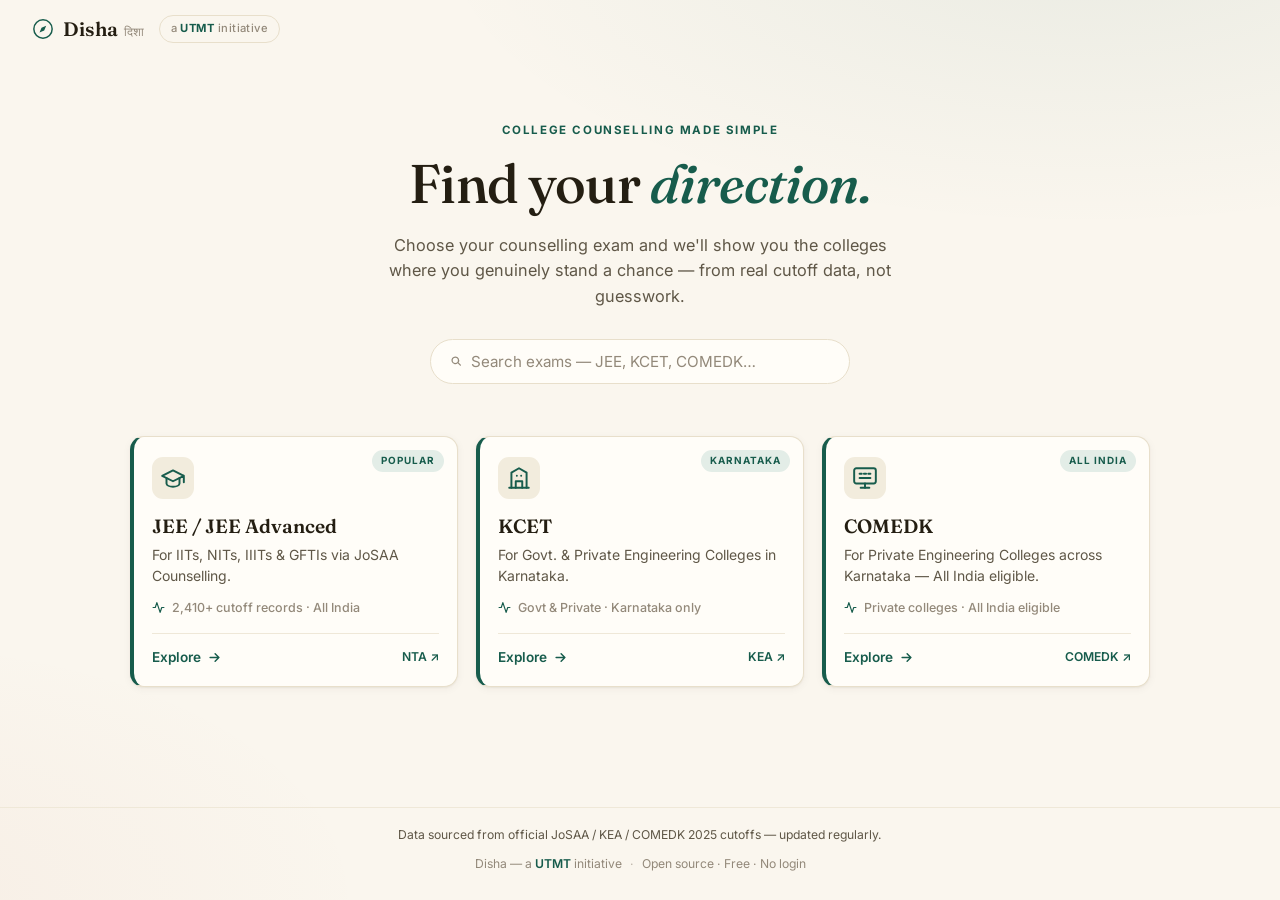
<file: templates/disha_templates/index.html>
<!DOCTYPE html>
<html lang="en">
<head>
  <meta charset="UTF-8" />
  <meta name="viewport" content="width=device-width, initial-scale=1.0, viewport-fit=cover" />
  <title>Disha — Choose your exam</title>
  <meta name="description" content="Disha, a UTMT initiative — a calm, guided college counsellor for engineering aspirants. Choose your exam and get realistic college recommendations." />
  <meta name="theme-color" content="#faf6ee" />
  <link rel="icon" type="image/svg+xml" href="assets/favicon.svg" />
  <link rel="apple-touch-icon" href="assets/favicon.svg" />
  <link rel="manifest" href="manifest.json" />
  <link rel="preconnect" href="https://fonts.googleapis.com" />
  <link rel="preconnect" href="https://fonts.gstatic.com" crossorigin />
  <link rel="stylesheet" media="print" onload="this.media='all'"
    href="https://fonts.googleapis.com/css2?family=Fraunces:opsz,wght@9..144,400;9..144,500;9..144,600&family=Inter:wght@400;500;600;700&display=swap" />
  <noscript>
    <link rel="stylesheet"
      href="https://fonts.googleapis.com/css2?family=Fraunces:opsz,wght@9..144,400;9..144,500;9..144,600&family=Inter:wght@400;500;600;700&display=swap" />
  </noscript>
  <link rel="stylesheet" href="css/style.css" />
  <script>
    // Nuke any stale service worker cache on first visit after an update
    if ('serviceWorker' in navigator) {
      navigator.serviceWorker.getRegistrations().then(regs => {
        regs.forEach(r => r.unregister());
      });
      if (!sessionStorage.getItem('sw_cleared_v7')) {
        sessionStorage.setItem('sw_cleared_v7', '1');
        caches.keys().then(keys => Promise.all(keys.map(k => caches.delete(k)))).then(() => {
          location.reload();
        });
      }
    }
  </script>
</head>
<body>
  <header class="topbar">
    <a class="wordmark" href="." aria-label="Disha — home">
      <svg class="wordmark__mark" width="22" height="22" viewBox="0 0 24 24" fill="none" aria-hidden="true">
        <circle cx="12" cy="12" r="10" stroke="currentColor" stroke-width="1.6" />
        <path d="M15.5 8.5l-2.2 5.1-5.1 2.2 2.2-5.1 5.1-2.2z" fill="currentColor" />
      </svg>
      <span class="wordmark__text">Disha <span class="wordmark__devanagari" aria-hidden="true">दिशा</span></span>
    </a>
    <a class="utmt-badge" href="https://www.utmt.org" target="_blank" rel="noopener">a <strong>UTMT</strong> initiative</a>
  </header>

  <main class="landing">
    <div class="landing__head">
      <p class="eyebrow landing__eyebrow">College counselling made simple</p>
      <h1 class="landing__title">Find your <em>direction.</em></h1>
      <p class="landing__lede">Choose your counselling exam and we'll show you the colleges where you genuinely
        stand a chance — from real cutoff data, not guesswork.</p>

      <div class="searchbox searchbox--landing">
        <svg width="14" height="14" viewBox="0 0 20 20" aria-hidden="true">
          <path
            d="M9 3.5a5.5 5.5 0 1 0 3.4 9.8l3.2 3.2a.9.9 0 0 0 1.3-1.3l-3.2-3.2A5.5 5.5 0 0 0 9 3.5zm-3.7 5.5a3.7 3.7 0 1 1 7.4 0 3.7 3.7 0 0 1-7.4 0z"
            fill="currentColor" />
        </svg>
        <input type="search" id="exam-search" placeholder="Search exams — JEE, KCET, COMEDK…" aria-label="Search exams" />
      </div>
    </div>

    <div id="exam-grid-container" aria-live="polite">
      <!-- JS renders exam cards here -->
    </div>
  </main>

  <footer class="footer footer--landing">
    <p class="footer__note">Data sourced from official JoSAA / KEA / COMEDK 2025 cutoffs — updated regularly.</p>
    <div class="footer__row">
      <span>Disha — a <a href="https://www.utmt.org" target="_blank" rel="noopener">UTMT</a> initiative</span>
      <span class="footer__sep" aria-hidden="true">·</span>
      <span>Open source · Free · No login</span>
    </div>
  </footer>

  <script src="js/landing.js"></script>
  <script>
    // Re-register a fresh service worker after cache is cleared
    if ('serviceWorker' in navigator && sessionStorage.getItem('sw_cleared_v7')) {
      navigator.serviceWorker.register('/sw.js', { updateViaCache: 'none' });
    }
  </script>
</body>
</html>
</file>
<file: templates/disha_templates/css/style.css>
/* ════════════════════════════════════════════════════════════════════════
   Disha — design system
   A warm, editorial "counsellor's desk" aesthetic:
   paper cream surfaces, deep ink type, pine / ochre / terracotta accents.
   Fraunces (display serif) + Inter (UI sans). Mobile-first.
   ════════════════════════════════════════════════════════════════════════ */

:root {
  /* surfaces */
  --paper: #faf6ee;
  --paper-deep: #f2ecdd;
  --card: #fffdf8;
  --line: #e8dfcb;
  --line-soft: #efe8d8;

  /* ink */
  --ink: #241e12;
  --ink-soft: #5f5747;
  --ink-faint: #93897a;

  /* brand */
  --pine: #175c4c;
  --pine-deep: #0e4237;
  --pine-tint: #e3ede7;

  /* zones */
  --safe: #2e7d5b;
  --safe-bg: #e8f1e9;
  --safe-line: #c4dcc9;
  --target: #a87714;
  --target-bg: #f7eed7;
  --target-line: #e6d4a8;
  --reach: #bf5b3c;
  --reach-bg: #f9e9e1;
  --reach-line: #ecccba;

  /* misc */
  --radius: 14px;
  --radius-sm: 9px;
  --shadow-sm: 0 1px 2px rgba(60, 48, 22, 0.06), 0 2px 8px rgba(60, 48, 22, 0.05);
  --shadow-md: 0 2px 6px rgba(60, 48, 22, 0.07), 0 12px 32px rgba(60, 48, 22, 0.09);
  --serif: "Fraunces", "Georgia", serif;
  --sans: "Inter", -apple-system, "Segoe UI", sans-serif;
  --ease-out: cubic-bezier(0.22, 1, 0.36, 1);
}

/* ── Reset & base ──────────────────────────────────────────────────────── */

*,
*::before,
*::after {
  box-sizing: border-box;
}

/* [hidden] must always win, even over display rules below */
[hidden] {
  display: none !important;
}

html {
  -webkit-text-size-adjust: 100%;
}

body {
  margin: 0;
  min-height: 100dvh;
  display: flex;
  flex-direction: column;
  font-family: var(--sans);
  font-size: 16px;
  line-height: 1.55;
  color: var(--ink);
  background:
    radial-gradient(1100px 500px at 85% -8%, rgba(23, 92, 76, 0.07), transparent 60%),
    radial-gradient(900px 480px at -10% 100%, rgba(191, 91, 60, 0.05), transparent 55%),
    var(--paper);
  -webkit-font-smoothing: antialiased;
}

h1,
h2,
h3 {
  margin: 0;
  font-weight: 600;
}

p {
  margin: 0;
}

ul {
  margin: 0;
  padding: 0;
  list-style: none;
}

fieldset {
  margin: 0;
  padding: 0;
  border: 0;
  min-width: 0;
}

kbd {
  font-family: var(--sans);
  font-size: 0.72rem;
  padding: 2px 6px;
  border: 1px solid var(--line);
  border-bottom-width: 2px;
  border-radius: 5px;
  background: var(--card);
  color: var(--ink-soft);
}

::selection {
  background: rgba(23, 92, 76, 0.18);
}

:focus-visible {
  outline: 2px solid var(--pine);
  outline-offset: 2px;
  border-radius: 4px;
}

/* ── Shared atoms ──────────────────────────────────────────────────────── */

.eyebrow {
  font-size: 0.72rem;
  font-weight: 700;
  letter-spacing: 0.14em;
  text-transform: uppercase;
  color: var(--pine);
}

.tone-safe {
  color: var(--safe);
}

.tone-target {
  color: var(--target);
}

.tone-reach {
  color: var(--reach);
}

/* Accessibility Focus Rings */
.btn:focus-visible,
.choice:focus-visible,
.chip:focus-visible,
.view-toggle-btn:focus-visible,
.zone:focus-visible,
.panel-toggle:focus-visible,
.data-mode-btn:focus-visible,
.rsection__toggle-btn:focus-visible,
.ccard__history-btn:focus-visible,
.choice-drawer__close:focus-visible,
.choice-drawer__item-remove:focus-visible,
.lang-select:focus-visible,
.flow__back:focus-visible,
.goal-card:focus-visible,
.branch-chip:focus-visible {
  outline: 2.5px solid var(--pine);
  outline-offset: 2px;
}

.btn {
  display: inline-flex;
  align-items: center;
  justify-content: center;
  gap: 8px;
  font-family: var(--sans);
  font-size: 0.95rem;
  font-weight: 600;
  padding: 12px 22px;
  border-radius: 999px;
  border: 1.5px solid transparent;
  cursor: pointer;
  transition: transform 0.1s var(--ease-out), box-shadow 0.2s, background-color 0.2s, border-color 0.2s, color 0.2s;
  -webkit-tap-highlight-color: transparent;
}

.btn:active {
  transform: scale(0.96);
}

.btn--primary {
  background: var(--pine);
  color: #fdfbf4;
  border-color: var(--pine);
  box-shadow: 0 2px 6px rgba(14, 66, 55, 0.25), inset 0 1px 0 rgba(255, 255, 255, 0.12);
}

.btn--primary:hover {
  background: var(--pine-deep);
  border-color: var(--pine-deep);
}

.btn--ghost {
  background: var(--card);
  color: var(--pine-deep);
  border-color: var(--pine);
}

.btn--ghost:hover {
  border-color: var(--pine-deep);
  color: var(--pine-deep);
  background: var(--pine-tint);
}

.btn--link {
  background: var(--card);
  border: 1.5px solid var(--pine);
  border-radius: 999px;
  padding: 6px 14px;
  color: var(--pine-deep);
  font-family: var(--sans);
  font-size: 0.8rem;
  font-weight: 700;
  cursor: pointer;
  display: inline-flex;
  align-items: center;
  gap: 4px;
  transition: background-color 0.15s, color 0.15s, border-color 0.15s, transform 0.1s;
  text-decoration: none;
  -webkit-tap-highlight-color: transparent;
}

.btn--link:hover {
  background: var(--pine-tint);
  border-color: var(--pine-deep);
  color: var(--pine-deep);
}

.btn--link:active {
  transform: scale(0.96);
}

.btn--lg {
  font-size: 1.05rem;
  padding: 15px 30px;
}

.btn--sm {
  font-size: 0.82rem;
  padding: 7px 14px;
}

.btn[disabled] {
  opacity: 0.55;
  cursor: default;
  pointer-events: none;
}

/* ── Topbar ────────────────────────────────────────────────────────────── */

.topbar {
  display: flex;
  align-items: center;
  justify-content: space-between;
  gap: 12px;
  padding: 14px clamp(16px, 4vw, 32px);
}

.wordmark {
  display: inline-flex;
  align-items: center;
  gap: 9px;
  text-decoration: none;
  color: var(--ink);
}

.wordmark__mark {
  color: var(--pine);
  flex: none;
}

.wordmark__text {
  font-family: var(--serif);
  font-size: 1.22rem;
  font-weight: 600;
  letter-spacing: 0.01em;
}

.wordmark__devanagari {
  font-family: var(--sans);
  font-size: 0.78rem;
  font-weight: 500;
  color: var(--ink-faint);
  margin-left: 2px;
}

.utmt-badge {
  font-size: 0.7rem;
  font-weight: 500;
  letter-spacing: 0.04em;
  color: var(--ink-faint);
  text-decoration: none;
  border: 1px solid var(--line);
  border-radius: 999px;
  padding: 4px 11px;
  margin-left: 2px;
  margin-right: auto;
  transition: color 0.2s, border-color 0.2s;
  white-space: nowrap;
}

.utmt-badge strong {
  color: var(--pine);
  font-weight: 700;
}

.utmt-badge:hover {
  color: var(--ink);
  border-color: var(--ink-faint);
}

.topbar__right {
  display: flex;
  align-items: center;
  gap: 12px;
}

.topbar__data-note {
  font-size: 0.74rem;
  color: var(--ink-faint);
}

@media (max-width: 480px) {

  .topbar__data-note,
  .utmt-badge {
    display: none;
  }
}

/* language toggle / dropdown */
.lang-select {
  font-family: var(--sans);
  font-size: 0.78rem;
  font-weight: 700;
  line-height: 1;
  color: var(--pine-deep);
  background: var(--card);
  border: 1.5px solid var(--line);
  border-radius: 999px;
  padding: 6px 28px 6px 12px;
  cursor: pointer;
  appearance: none;
  -webkit-appearance: none;
  background-image: url("data:image/svg+xml;utf8,<svg xmlns='http://www.w3.org/2000/svg' width='10' height='6' viewBox='0 0 10 6' fill='none'><path d='M1 1L5 5L9 1' stroke='%230e4237' stroke-width='1.5' stroke-linecap='round' stroke-linejoin='round'/></svg>");
  background-repeat: no-repeat;
  background-position: right 10px center;
  background-size: 10px 6px;
  transition: border-color 0.18s, background-color 0.18s;
  -webkit-tap-highlight-color: transparent;
}

.lang-select:hover {
  border-color: var(--pine);
  background: var(--pine-tint);
}

.lang-select:focus {
  outline: none;
  border-color: var(--pine);
}

.sort-select {
  font-family: var(--sans);
  font-size: 0.78rem;
  font-weight: 700;
  line-height: 1;
  color: var(--pine-deep);
  background: var(--card);
  border: 1.5px solid var(--line);
  border-radius: 999px;
  padding: 6px 28px 6px 12px;
  cursor: pointer;
  appearance: none;
  -webkit-appearance: none;
  background-image: url("data:image/svg+xml;utf8,<svg xmlns='http://www.w3.org/2000/svg' width='10' height='6' viewBox='0 0 10 6' fill='none'><path d='M1 1L5 5L9 1' stroke='%230e4237' stroke-width='1.5' stroke-linecap='round' stroke-linejoin='round'/></svg>");
  background-repeat: no-repeat;
  background-position: right 10px center;
  background-size: 10px 6px;
  transition: border-color 0.18s, background-color 0.18s;
  -webkit-tap-highlight-color: transparent;
}

.sort-select:hover {
  border-color: var(--pine);
  background: var(--pine-tint);
}

.sort-select:focus {
  outline: none;
  border-color: var(--pine);
}

/* ── View switching ────────────────────────────────────────────────────── */

main {
  flex: 1;
  display: flex;
  flex-direction: column;
}

.view {
  display: none;
  flex: 1;
  width: 100%;
  animation: view-in 0.45s var(--ease-out);
}

.view.is-active {
  display: flex;
  flex-direction: column;
}

@keyframes view-in {
  from {
    opacity: 0;
    transform: translateY(10px);
  }

  to {
    opacity: 1;
    transform: none;
  }
}

/* ── Welcome ───────────────────────────────────────────────────────────── */

.view--welcome {
  align-items: center;
  justify-content: center;
  padding: clamp(24px, 6vw, 64px) 20px;
}

.welcome {
  max-width: 620px;
  text-align: center;
  display: flex;
  flex-direction: column;
  align-items: center;
}

.welcome__eyebrow {
  animation: rise 0.6s var(--ease-out) both;
}

.welcome__title {
  font-family: var(--serif);
  font-size: clamp(2.1rem, 6.5vw, 3.4rem);
  line-height: 1.12;
  font-weight: 500;
  letter-spacing: -0.015em;
  margin-top: 14px;
  animation: rise 0.6s var(--ease-out) 0.08s both;
}

.welcome__title em {
  font-style: italic;
  color: var(--pine);
}

.welcome__lede {
  margin-top: 18px;
  max-width: 52ch;
  font-size: 1.02rem;
  color: var(--ink-soft);
  animation: rise 0.6s var(--ease-out) 0.16s both;
}

.welcome__cta {
  margin-top: 30px;
  animation: rise 0.6s var(--ease-out) 0.24s both;
}

.welcome__trust {
  margin-top: 14px;
  font-size: 0.78rem;
  color: var(--ink-faint);
  animation: rise 0.6s var(--ease-out) 0.3s both;
}

.welcome__utmt {
  margin-top: 6px;
  font-size: 0.78rem;
  color: var(--ink-faint);
  animation: rise 0.6s var(--ease-out) 0.34s both;
}

.welcome__utmt a {
  color: var(--pine);
  font-weight: 600;
  text-decoration: none;
}

.welcome__utmt a:hover {
  text-decoration: underline;
}

.welcome__legend {
  display: flex;
  flex-wrap: wrap;
  justify-content: center;
  gap: 10px;
  margin-top: 40px;
  animation: rise 0.6s var(--ease-out) 0.38s both;
}

.legend-chip {
  display: inline-flex;
  align-items: baseline;
  gap: 7px;
  font-size: 0.82rem;
  font-weight: 600;
  padding: 7px 14px;
  background: var(--card);
  border: 1px solid var(--line);
  border-radius: 999px;
  box-shadow: var(--shadow-sm);
}

.legend-chip small {
  font-weight: 400;
  color: var(--ink-faint);
}

.dot {
  width: 8px;
  height: 8px;
  border-radius: 50%;
  align-self: center;
}

.dot--safe {
  background: var(--safe);
}

.dot--target {
  background: var(--target);
}

.dot--reach {
  background: var(--reach);
}

@keyframes rise {
  from {
    opacity: 0;
    transform: translateY(14px);
  }

  to {
    opacity: 1;
    transform: none;
  }
}

/* ── Landing / exam picker ─────────────────────────────────────────────────
   The front door. Deliberately built from the same atoms as the welcome view
   (.eyebrow, serif display title, lede) and the result cards (.ccard) so the
   first screen already reads as the same product as everything behind it.
   ──────────────────────────────────────────────────────────────────────── */

.landing {
  flex: 1;
  width: 100%;
  max-width: 1060px;
  margin: 0 auto;
  padding: clamp(24px, 6vw, 64px) 20px clamp(48px, 8vw, 80px);
}

.landing__head {
  display: flex;
  flex-direction: column;
  align-items: center;
  text-align: center;
}

.landing__eyebrow {
  animation: rise 0.6s var(--ease-out) both;
}

.landing__title {
  font-family: var(--serif);
  font-size: clamp(2.1rem, 6.5vw, 3.4rem);
  line-height: 1.12;
  font-weight: 500;
  letter-spacing: -0.015em;
  margin-top: 14px;
  animation: rise 0.6s var(--ease-out) 0.08s both;
}

.landing__title em {
  font-style: italic;
  color: var(--pine);
}

.landing__lede {
  margin-top: 18px;
  max-width: 52ch;
  font-size: 1.02rem;
  color: var(--ink-soft);
  animation: rise 0.6s var(--ease-out) 0.16s both;
}

/* search — the toolbar .searchbox pill, sized for a centred hero.
   Doubled class: the base .searchbox rules live further down this file. */
.searchbox.searchbox--landing {
  flex: none;
  width: min(100%, 420px);
  margin: 30px auto 0;
  padding: 0 18px;
  animation: rise 0.6s var(--ease-out) 0.24s both;
}

.searchbox.searchbox--landing input {
  font-size: 0.95rem;
  padding: 12px 0;
}

/* ── Exam grid ─────────────────────────────────────────────────────────── */

.exam-grid {
  display: grid;
  /* min() guard so the track can never out-grow a very narrow phone viewport */
  grid-template-columns: repeat(auto-fit, minmax(min(268px, 100%), 1fr));
  gap: 18px;
  margin-top: clamp(36px, 6vw, 52px);
}

/* ── Exam card ───────────────────────────────────────────────────────────
   Same shell as .ccard: cream card, hairline rule, 4px accent edge, warm
   shadow. Hover borrows .goal-card's pine-tint response so the whole surface
   reads as one tappable choice. */

.exam-card {
  position: relative;
  display: flex;
  flex-direction: column;
  background: var(--card);
  border: 1px solid var(--line);
  border-left: 4px solid var(--pine);
  border-radius: var(--radius);
  padding: 20px 18px 18px;
  box-shadow: var(--shadow-sm);
  transition: transform 0.18s var(--ease-out), box-shadow 0.22s, border-color 0.2s;
  animation: rise 0.5s var(--ease-out) both;
  animation-delay: calc(0.3s + var(--i, 0) * 0.06s);
}

.exam-card:hover {
  transform: translateY(-3px);
  box-shadow: var(--shadow-md);
  border-color: var(--pine);
}

/* stretched link: the whole card is the target, but the markup stays a single
   anchor around the title — no nested interactives, no click handlers. */
.exam-card__link {
  color: inherit;
  text-decoration: none;
}

.exam-card__link::after {
  content: "";
  position: absolute;
  inset: 0;
  border-radius: inherit;
}

.exam-card__link:focus-visible {
  outline: none;
}

.exam-card:focus-within {
  border-color: var(--pine);
}

.exam-card__link:focus-visible::after {
  outline: 2.5px solid var(--pine);
  outline-offset: 2px;
}

.exam-card__badge {
  position: absolute;
  top: 13px;
  right: 13px;
  font-size: 0.62rem;
  font-weight: 700;
  letter-spacing: 0.1em;
  text-transform: uppercase;
  padding: 4px 9px;
  border-radius: 999px;
  background: var(--pine-tint);
  color: var(--pine);
  line-height: 1.4;
}

.exam-card__icon {
  display: inline-flex;
  align-items: center;
  justify-content: center;
  width: 42px;
  height: 42px;
  flex: none;
  border-radius: 11px;
  background: var(--paper-deep);
  color: var(--pine);
  margin-bottom: 15px;
  transition: background-color 0.2s;
}

.exam-card:hover .exam-card__icon {
  background: #d2e2da;
}

.exam-card__title {
  font-family: var(--serif);
  font-size: 1.2rem;
  font-weight: 600;
  line-height: 1.25;
}

.exam-card__desc {
  margin-top: 6px;
  font-size: 0.875rem;
  color: var(--ink-soft);
  line-height: 1.5;
}

.exam-card__stat {
  display: flex;
  align-items: center;
  gap: 7px;
  margin-top: 12px;
  font-size: 0.78rem;
  font-weight: 500;
  color: var(--ink-faint);
}

.exam-card__stat svg {
  flex: none;
  color: var(--pine);
}

/* pushes the footer of every card onto the same baseline */
.exam-card__spacer {
  flex: 1;
  min-height: 16px;
}

.exam-card__foot {
  display: flex;
  align-items: center;
  justify-content: space-between;
  gap: 12px;
  padding-top: 13px;
  border-top: 1px solid var(--line-soft);
  font-size: 0.76rem;
  color: var(--ink-faint);
}

.exam-card__official {
  position: relative;
  z-index: 1;
  color: var(--pine);
  font-weight: 600;
  text-decoration: none;
  white-space: nowrap;
}

.exam-card__official:hover {
  text-decoration: underline;
}

.exam-card__cta {
  display: inline-flex;
  align-items: center;
  gap: 6px;
  font-size: 0.85rem;
  font-weight: 600;
  color: var(--pine);
  transition: gap 0.2s var(--ease-out);
}

.exam-card:hover .exam-card__cta {
  gap: 10px;
}

.exam-grid .empty-state {
  grid-column: 1 / -1;
}

/* ── Landing footer ────────────────────────────────────────────────────── */

.footer.footer--landing {
  flex-direction: column;
  align-items: center;
  gap: 10px;
  text-align: center;
}

.footer__note {
  max-width: 62ch;
  color: var(--ink-soft);
}

.footer__row {
  display: flex;
  flex-wrap: wrap;
  justify-content: center;
  gap: 8px;
}

.offline-note {
  margin: 28px auto 0;
  max-width: 420px;
  text-align: center;
  font-size: 0.88rem;
  color: var(--reach);
  background: var(--reach-bg);
  border: 1px solid var(--reach-line);
  border-radius: var(--radius);
  padding: 16px 20px;
  display: grid;
  gap: 10px;
  justify-items: center;
}

/* ── Guided flow ───────────────────────────────────────────────────────── */

.view--flow {
  align-items: center;
  padding: clamp(12px, 3vw, 32px) 20px 40px;
}

.flow {
  width: 100%;
  max-width: 560px;
  display: flex;
  flex-direction: column;
  flex: 1;
}

.flow__head {
  display: flex;
  align-items: center;
  gap: 14px;
  padding: 8px 0 26px;
}

.flow__back {
  display: inline-flex;
  align-items: center;
  justify-content: center;
  width: 36px;
  height: 36px;
  flex: none;
  border-radius: 50%;
  border: 1px solid var(--line);
  background: var(--card);
  color: var(--ink-soft);
  cursor: pointer;
  transition: opacity 0.2s, border-color 0.2s, transform 0.15s var(--ease-out);
}

.flow__back:hover {
  border-color: var(--ink-faint);
  color: var(--ink);
}

.flow__back:active {
  transform: scale(0.94);
}

.flow__back[disabled] {
  opacity: 0;
  pointer-events: none;
}

.flow__progress {
  flex: 1;
  height: 6px;
  border-radius: 999px;
  background: var(--line-soft);
  overflow: hidden;
}

.flow__progress-fill {
  height: 100%;
  width: 20%;
  border-radius: inherit;
  background: linear-gradient(90deg, var(--pine), #2c8a6f);
  transition: width 0.5s var(--ease-out);
}

.flow__count {
  font-size: 0.76rem;
  font-weight: 600;
  color: var(--ink-faint);
  font-variant-numeric: tabular-nums;
}

.step {
  animation: step-in 0.4s var(--ease-out);
}

.step[hidden] {
  display: none;
}

@keyframes step-in {
  from {
    opacity: 0;
    transform: translateX(26px);
  }

  to {
    opacity: 1;
    transform: none;
  }
}

.step.is-back {
  animation-name: step-in-back;
}

@keyframes step-in-back {
  from {
    opacity: 0;
    transform: translateX(-26px);
  }

  to {
    opacity: 1;
    transform: none;
  }
}

.step__title {
  font-family: var(--serif);
  font-size: clamp(1.6rem, 5vw, 2.1rem);
  font-weight: 500;
  letter-spacing: -0.01em;
  margin-top: 10px;
}

.step__hint {
  margin-top: 8px;
  font-size: 0.92rem;
  color: var(--ink-soft);
  max-width: 46ch;
}

/* fields */

.field {
  margin-top: 22px;
}

.field__label {
  display: block;
  font-size: 0.86rem;
  font-weight: 600;
  margin-bottom: 7px;
}

.field__optional {
  font-weight: 400;
  font-size: 0.76rem;
  color: var(--ink-faint);
  margin-left: 4px;
}

.input {
  width: 100%;
  font-family: var(--sans);
  font-size: 1rem;
  color: var(--ink);
  padding: 13px 16px;
  background: var(--card);
  border: 1.5px solid var(--line);
  border-radius: var(--radius-sm);
  transition: border-color 0.2s, box-shadow 0.2s;
  appearance: none;
}

.input:hover {
  border-color: var(--pine);
}

.input:focus {
  outline: none;
  border-color: var(--pine);
  box-shadow: 0 0 0 3px rgba(23, 92, 76, 0.14);
}

.input::placeholder {
  color: var(--ink-faint);
}

select.input {
  background-image: url("data:image/svg+xml,%3Csvg xmlns='http://www.w3.org/2000/svg' width='12' height='12' viewBox='0 0 24 24' fill='none' stroke='%235f5747' stroke-width='2.5' stroke-linecap='round' stroke-linejoin='round'%3E%3Cpath d='M6 9l6 6 6-6'/%3E%3C/svg%3E");
  background-repeat: no-repeat;
  background-position: right 14px center;
  padding-right: 40px;
  cursor: pointer;
}

.input--rank {
  font-family: var(--serif);
  font-size: 1.35rem;
  font-weight: 500;
  letter-spacing: 0.01em;
  font-variant-numeric: tabular-nums;
}

.field__note {
  margin-top: 6px;
  font-size: 0.78rem;
  color: var(--ink-faint);
}

.field__error {
  margin-top: 10px;
  font-size: 0.85rem;
  font-weight: 500;
  color: var(--reach);
}

/* choice pills (gender) */

.choice-row {
  display: flex;
  flex-wrap: wrap;
  gap: 8px;
}

.choice {
  font-family: var(--sans);
  font-size: 0.92rem;
  font-weight: 500;
  color: var(--ink-soft);
  padding: 11px 20px;
  background: var(--card);
  border: 1.5px solid var(--line);
  border-radius: 999px;
  cursor: pointer;
  transition: border-color 0.18s, background-color 0.18s, color 0.18s, transform 0.1s var(--ease-out);
  -webkit-tap-highlight-color: transparent;
}

.choice:hover {
  border-color: var(--pine);
  background-color: var(--pine-tint);
  color: var(--pine-deep);
}

.choice:active {
  transform: scale(0.96);
}

.choice.is-selected {
  background: var(--pine);
  border-color: var(--pine);
  color: #fdfbf4;
  font-weight: 600;
  box-shadow: 0 2px 6px rgba(14, 66, 55, 0.15);
}

/* a combination the dataset has no published cutoff for */
.choice[disabled] {
  opacity: 0.4;
  cursor: default;
  pointer-events: none;
  text-decoration: line-through;
}

/* the composed code echoed back under a two-axis picker (KCET) */
.category-code {
  margin-top: 18px;
}

.category-code kbd {
  font-weight: 700;
  color: var(--pine);
  letter-spacing: 0.04em;
}

/* goal cards */

.goal-grid {
  display: grid;
  grid-template-columns: 1fr;
  gap: 10px;
  margin-top: 22px;
}

@media (min-width: 560px) {
  .goal-grid {
    grid-template-columns: 1fr 1fr;
  }
}

.goal-card {
  display: flex;
  align-items: center;
  gap: 14px;
  text-align: left;
  font-family: var(--sans);
  padding: 14px 16px;
  background: var(--card);
  border: 1.5px solid var(--line);
  border-radius: var(--radius);
  cursor: pointer;
  transition: border-color 0.18s, background-color 0.18s, transform 0.15s var(--ease-out), box-shadow 0.2s;
  -webkit-tap-highlight-color: transparent;
}

.goal-card:hover {
  border-color: var(--pine);
  background-color: var(--pine-tint);
  box-shadow: var(--shadow-sm);
}

.goal-card:active {
  transform: scale(0.98);
}

.goal-card.is-selected {
  border-color: var(--pine);
  background: var(--pine-tint);
  box-shadow: 0 0 0 1px var(--pine) inset;
}

.goal-card__icon {
  display: inline-flex;
  align-items: center;
  justify-content: center;
  width: 38px;
  height: 38px;
  flex: none;
  border-radius: 11px;
  background: var(--paper-deep);
  color: var(--pine);
  transition: background-color 0.18s;
}

.goal-card.is-selected .goal-card__icon {
  background: #d2e2da;
}

.goal-card__name {
  font-size: 0.95rem;
  font-weight: 600;
  color: var(--ink);
  display: block;
}

.goal-card__desc {
  font-size: 0.78rem;
  color: var(--ink-faint);
  display: block;
  margin-top: 1px;
}

/* review */

.review {
  margin-top: 22px;
  background: var(--card);
  border: 1px solid var(--line);
  border-radius: var(--radius);
  overflow: hidden;
  box-shadow: var(--shadow-sm);
}

.review__row {
  display: flex;
  align-items: center;
  justify-content: space-between;
  gap: 14px;
  width: 100%;
  font-family: var(--sans);
  text-align: left;
  padding: 14px 18px;
  background: transparent;
  border: 0;
  border-bottom: 1px solid var(--line-soft);
  cursor: pointer;
  transition: background-color 0.15s;
}

.review__row:last-child {
  border-bottom: 0;
}

.review__row:hover {
  background: var(--paper-deep);
}

.review__key {
  font-size: 0.8rem;
  color: var(--ink-faint);
  flex: none;
}

.review__val {
  font-size: 0.94rem;
  font-weight: 600;
  color: var(--ink);
  text-align: right;
}

.review__val small {
  font-weight: 400;
  color: var(--ink-faint);
}

.flow__foot {
  margin-top: 34px;
  display: flex;
  align-items: center;
  gap: 16px;
}

.flow__kbd-hint {
  font-size: 0.76rem;
  color: var(--ink-faint);
}

@media (max-width: 480px) {
  .flow__foot {
    flex-direction: column;
    align-items: stretch;
  }

  .flow__foot .btn {
    width: 100%;
  }

  .flow__kbd-hint {
    display: none;
  }
}

/* ── Loading ───────────────────────────────────────────────────────────── */

.view--loading {
  align-items: center;
  justify-content: center;
  padding: 40px 20px;
}

.loading {
  text-align: center;
  color: var(--pine);
}

.loading__compass {
  animation: compass-spin 2.6s var(--ease-out) infinite;
}

@keyframes compass-spin {
  0% {
    transform: rotate(0deg);
  }

  45% {
    transform: rotate(160deg);
  }

  60% {
    transform: rotate(140deg);
  }

  100% {
    transform: rotate(360deg);
  }
}

.loading__text {
  margin-top: 18px;
  font-family: var(--serif);
  font-size: 1.1rem;
  color: var(--ink-soft);
}

/* ── Error ─────────────────────────────────────────────────────────────── */

.view--error {
  align-items: center;
  justify-content: center;
  padding: 40px 20px;
}

.error-box {
  max-width: 440px;
  text-align: center;
  background: var(--card);
  border: 1px solid var(--reach-line);
  border-radius: var(--radius);
  padding: 30px 28px;
  box-shadow: var(--shadow-sm);
}

.error-box__title {
  font-family: var(--serif);
  font-size: 1.4rem;
  font-weight: 500;
}

.error-box p {
  margin-top: 10px;
  font-size: 0.92rem;
  color: var(--ink-soft);
}

.error-box__actions {
  display: flex;
  flex-wrap: wrap;
  gap: 10px;
  justify-content: center;
  margin-top: 20px;
}

/* ── Results ───────────────────────────────────────────────────────────── */

.view--results {
  width: 100%;
  max-width: 1200px;
  margin: 0 auto;
  padding: 6px clamp(16px, 4vw, 32px) 48px;
}

/* results layout: live edit panel (sidebar) + results main column */
.results-layout {
  display: flex;
  align-items: flex-start;
  gap: clamp(16px, 2.4vw, 28px);
}

.results-main {
  flex: 1 1 auto;
  min-width: 0;
}

.results-main.is-refreshing {
  opacity: 0.7;
  transition: opacity 0.15s;
}

.results-head {
  display: flex;
  align-items: center;
  justify-content: space-between;
  gap: 12px;
  flex-wrap: wrap;
  margin-bottom: 18px;
}

.profile-chips {
  display: flex;
  flex-wrap: wrap;
  gap: 7px;
}

.results-actions {
  display: flex;
  flex-wrap: wrap;
  gap: 8px;
}

.results-actions .btn {
  white-space: nowrap;
}

@media (max-width: 480px) {
  .results-actions {
    width: 100%;
  }

  .results-actions .btn {
    flex: 1 1 auto;
  }
}

.pchip {
  font-size: 0.78rem;
  font-weight: 600;
  color: var(--ink-soft);
  background: var(--card);
  border: 1px solid var(--line);
  border-radius: 999px;
  padding: 5px 12px;
}

.pchip strong {
  color: var(--ink);
  font-variant-numeric: tabular-nums;
}

/* ── Live edit panel (counsellor dashboard) ──────────────────────────────── */

.results-panel {
  flex: none;
  width: 290px;
  position: sticky;
  top: 12px;
  align-self: flex-start;
  max-height: calc(100dvh - 24px);
  overflow-y: auto;
  background: var(--card);
  border: 1px solid var(--line);
  border-radius: var(--radius);
  box-shadow: var(--shadow-sm);
  animation: rise 0.5s var(--ease-out) both;
}

/* The mobile "Filter / Edit" toggle is hidden on desktop (panel always open). */
.panel-toggle {
  display: none;
}

.panel-body {
  display: flex;
  flex-direction: column;
  gap: 14px;
  padding: 18px;
}

.panel-head {
  margin-bottom: 2px;
}

.panel__subtitle {
  margin-top: 4px;
  font-size: 0.78rem;
  color: var(--ink-faint);
  line-height: 1.4;
}

.panel-field {
  display: flex;
  flex-direction: column;
}

.panel-field__label {
  font-size: 0.76rem;
  font-weight: 600;
  color: var(--ink-soft);
  margin-bottom: 6px;
}

.input--sm {
  padding: 9px 12px;
  font-size: 0.9rem;
  border-radius: var(--radius-sm);
}

select.input--sm {
  padding-right: 34px;
  background-position: right 11px center;
}

.choice-row--sm {
  gap: 6px;
}

.choice-row--sm .choice {
  padding: 7px 13px;
  font-size: 0.82rem;
}

.panel__updating {
  display: flex;
  align-items: center;
  gap: 8px;
  font-size: 0.78rem;
  font-weight: 600;
  color: var(--pine);
  margin-top: 2px;
}

.panel__spinner {
  width: 13px;
  height: 13px;
  border: 2px solid var(--pine-tint);
  border-top-color: var(--pine);
  border-radius: 50%;
  animation: panel-spin 0.7s linear infinite;
}

@keyframes panel-spin {
  to {
    transform: rotate(360deg);
  }
}

/* branch-preference checkboxes (flow step + panel) */

.branch-grid {
  display: grid;
  grid-template-columns: 1fr 1fr;
  gap: 8px;
  margin-top: 22px;
}

.branch-grid--compact {
  grid-template-columns: 1fr;
  gap: 6px;
  margin-top: 0;
}

.branch-chip {
  display: flex;
  align-items: center;
  gap: 9px;
  width: 100%;
  text-align: left;
  font-family: var(--sans);
  font-size: 0.88rem;
  font-weight: 500;
  color: var(--ink-soft);
  padding: 10px 13px;
  background: var(--card);
  border: 1.5px solid var(--line);
  border-radius: var(--radius-sm);
  cursor: pointer;
  transition: border-color 0.16s, background-color 0.16s, color 0.16s, transform 0.15s var(--ease-out);
  -webkit-tap-highlight-color: transparent;
}

.branch-chip:hover {
  border-color: var(--pine);
  background-color: var(--pine-tint);
  color: var(--pine-deep);
}

.branch-chip:active {
  transform: scale(0.98);
}

.branch-chip.is-selected {
  border-color: var(--pine);
  background: var(--pine-tint);
  color: var(--pine-deep);
  font-weight: 600;
}

.branch-grid--compact .branch-chip {
  font-size: 0.82rem;
  padding: 8px 11px;
}

.branch-chip__check {
  display: inline-flex;
  align-items: center;
  justify-content: center;
  width: 18px;
  height: 18px;
  flex: none;
  border-radius: 6px;
  border: 1.5px solid var(--line);
  background: var(--paper);
  color: transparent;
  transition: background-color 0.16s, border-color 0.16s, color 0.16s;
}

.branch-chip.is-selected .branch-chip__check {
  background: var(--pine);
  border-color: var(--pine);
  color: #fdfbf4;
}

.branch-chip__label {
  line-height: 1.25;
}

.branch-chip--any {
  grid-column: 1 / -1;
}

/* Collapsible Toolbar controls */
.toolbar-toggle {
  display: none;
}
.toolbar-body {
  display: flex;
  flex-direction: column;
  align-items: stretch;
  gap: 0;
}

/* Stack the panel above the results on narrow screens; collapse it behind a
   "Filter / Edit" toggle so it stays out of the way until needed. */
@media (max-width: 900px) {
  .results-layout {
    flex-direction: column;
  }

  .results-panel {
    width: 100%;
    position: static;
    max-height: none;
    overflow: visible;
  }

  .panel-toggle {
    display: flex;
    align-items: center;
    gap: 9px;
    width: 100%;
    font-family: var(--sans);
    font-size: 0.9rem;
    font-weight: 600;
    color: var(--ink);
    background: var(--card);
    border: 1.5px solid var(--line);
    border-radius: var(--radius);
    padding: 14px 16px;
    cursor: pointer;
    transition: background-color 0.15s, border-color 0.15s, transform 0.1s;
    -webkit-tap-highlight-color: transparent;
  }

  .panel-toggle:hover {
    background: var(--pine-tint);
    border-color: var(--pine);
    color: var(--pine-deep);
  }

  .panel-toggle:active {
    transform: scale(0.98);
  }

  .panel-toggle__chevron {
    margin-left: auto;
    transition: transform 0.2s var(--ease-out);
  }

  .results-panel.is-open .panel-toggle__chevron {
    transform: rotate(180deg);
  }

  .panel-body {
    display: none;
    border-top: 1px solid var(--line-soft);
  }

  .results-panel.is-open .panel-body {
    display: flex;
  }

  .branch-grid--compact {
    grid-template-columns: 1fr 1fr;
  }

  .toolbar {
    position: sticky;
    top: 48px; /* sits below the collapsed results-panel toggle bar */
    z-index: 100;
    background: var(--paper);
    border-bottom: 1.5px solid var(--line);
    padding: 0; /* remove default vertical padding of toolbar on mobile */
    margin-top: 0;
    display: flex;
    flex-direction: column;
    align-items: stretch;
  }

  .toolbar-toggle {
    display: flex;
    align-items: center;
    gap: 9px;
    width: 100%;
    font-family: var(--sans);
    font-size: 0.9rem;
    font-weight: 600;
    color: var(--ink);
    background: var(--paper);
    border: none;
    border-radius: 0;
    padding: 14px 16px;
    cursor: pointer;
    transition: background-color 0.15s, color 0.15s, transform 0.1s;
    -webkit-tap-highlight-color: transparent;
  }

  .toolbar-toggle:hover {
    background: var(--pine-tint);
    color: var(--pine-deep);
  }

  .toolbar-toggle:active {
    transform: scale(0.98);
  }

  .toolbar-toggle__chevron {
    margin-left: auto;
    transition: transform 0.2s var(--ease-out);
  }

  .toolbar.is-open .toolbar-toggle__chevron {
    transform: rotate(180deg);
  }

  .toolbar-body {
    display: flex;
    flex-direction: column;
    max-height: 0;
    overflow: hidden;
    opacity: 0;
    visibility: hidden;
    transition: max-height 250ms cubic-bezier(0.4, 0, 0.2, 1), padding 250ms ease, opacity 200ms ease, visibility 250ms;
    padding: 0 16px;
  }

  .toolbar.is-open .toolbar-body {
    max-height: 500px; /* plenty of height for the contents */
    opacity: 1;
    visibility: visible;
    padding: 12px 16px;
    overflow-y: auto;
  }

  /* Adjust internal toolbar sections for cleaner layout inside grid */
  .toolbar-section {
    padding: 10px 0;
  }
}

/* counsellor's note */

.note {
  display: flex;
  gap: 0;
  background: var(--card);
  border: 1px solid var(--line);
  border-radius: var(--radius);
  box-shadow: var(--shadow-md);
  overflow: hidden;
  animation: rise 0.55s var(--ease-out) both;
}

.note__rule {
  width: 5px;
  flex: none;
  background: linear-gradient(180deg, var(--safe), var(--target), var(--reach));
}

.note__body {
  padding: clamp(20px, 4vw, 30px);
}

.note__headline {
  font-family: var(--serif);
  font-size: clamp(1.45rem, 4.5vw, 1.9rem);
  font-weight: 500;
  letter-spacing: -0.01em;
  margin-top: 8px;
}

.note__text {
  margin-top: 12px;
  font-size: 0.96rem;
  color: var(--ink-soft);
  max-width: 64ch;
}

.note__tips {
  margin-top: 14px;
  display: grid;
  gap: 8px;
}

.note__tips:empty {
  display: none;
}

.note__tips li {
  position: relative;
  padding-left: 22px;
  font-size: 0.88rem;
  color: var(--ink-soft);
}

.note__tips li::before {
  content: "";
  position: absolute;
  left: 4px;
  top: 0.52em;
  width: 7px;
  height: 7px;
  border-radius: 50%;
  background: var(--pine);
  opacity: 0.55;
}

/* api notes */

.api-notes {
  display: grid;
  gap: 8px;
  margin-top: 14px;
}

.api-note {
  font-size: 0.84rem;
  color: #7c5c10;
  background: var(--target-bg);
  border: 1px solid var(--target-line);
  border-radius: var(--radius-sm);
  padding: 10px 14px;
}

/* spectrum */

.spectrum {
  display: grid;
  grid-template-columns: repeat(3, 1fr);
  gap: 10px;
  margin-top: 22px;
}

.zone {
  font-family: var(--sans);
  display: flex;
  flex-direction: column;
  align-items: flex-start;
  gap: 1px;
  padding: 14px 16px 12px;
  border-radius: var(--radius);
  border: 1.5px solid var(--line);
  background: var(--card);
  cursor: pointer;
  text-align: left;
  transition: transform 0.18s var(--ease-out), box-shadow 0.2s, border-color 0.2s;
  -webkit-tap-highlight-color: transparent;
  animation: rise 0.55s var(--ease-out) both;
}

.zone:nth-child(1) {
  animation-delay: 0.05s;
}

.zone:nth-child(2) {
  animation-delay: 0.12s;
}

.zone:nth-child(3) {
  animation-delay: 0.19s;
}

.zone:hover {
  transform: translateY(-2px);
  box-shadow: var(--shadow-sm);
}

.zone:active {
  transform: scale(0.97);
}

.zone--safe {
  border-color: var(--safe-line);
  background: linear-gradient(180deg, var(--safe-bg), var(--card));
}

.zone--target {
  border-color: var(--target-line);
  background: linear-gradient(180deg, var(--target-bg), var(--card));
}

.zone--reach {
  border-color: var(--reach-line);
  background: linear-gradient(180deg, var(--reach-bg), var(--card));
}

.zone--target.is-hot {
  box-shadow: 0 0 0 1px var(--target-line), var(--shadow-sm);
}

.zone.is-empty {
  opacity: 0.45;
  pointer-events: none;
}

.zone__count {
  font-family: var(--serif);
  font-size: clamp(1.7rem, 6vw, 2.3rem);
  font-weight: 600;
  line-height: 1.1;
  font-variant-numeric: tabular-nums;
}

.zone--safe .zone__count {
  color: var(--safe);
}

.zone--target .zone__count {
  color: var(--target);
}

.zone--reach .zone__count {
  color: var(--reach);
}

.zone__name {
  font-size: 0.85rem;
  font-weight: 700;
  margin-top: 3px;
}

.zone__sub {
  font-size: 0.7rem;
  color: var(--ink-faint);
}

@media (max-width: 420px) {
  .zone__sub {
    display: none;
  }
}

/* rank ruler (hero) — every eligible pick on one log rank axis */

.ruler {
  position: relative;
  margin-top: 18px;
  padding: 12px 12px 8px;
  border: 1.5px solid var(--line);
  border-radius: var(--radius);
  background: var(--card);
  box-shadow: var(--shadow-sm);
}

.ruler__intro {
  margin-bottom: 8px;
}

.ruler__lede {
  margin: 4px 0 0;
  font-size: 0.78rem;
  line-height: 1.45;
  color: var(--ink-faint);
}

.ruler__group {
  margin-top: 14px;
}

.ruler__group:first-of-type {
  margin-top: 0;
}

.ruler__head {
  display: flex;
  justify-content: space-between;
  align-items: baseline;
  gap: 8px;
  margin-bottom: 14px;
}

.ruler__title {
  font-size: 0.82rem;
  font-weight: 700;
}

.ruler__via {
  font-weight: 500;
  font-size: 0.72rem;
  color: var(--ink-faint);
}

.ruler__count {
  font-size: 0.72rem;
  color: var(--ink-faint);
  white-space: nowrap;
}

.ruler__you-rank {
  font-size: 0.72rem;
  font-weight: 700;
  color: var(--ink);
  font-variant-numeric: tabular-nums;
  white-space: nowrap;
}

.ruler__track {
  position: relative;
  height: 46px;
  border-radius: var(--radius-sm);
  background: linear-gradient(90deg, var(--safe-bg), var(--target-bg) 55%, var(--reach-bg));
  border: 1px solid var(--line-soft);
  overflow: hidden;
  cursor: grab;
  touch-action: pan-y;
}

.ruler__track:active {
  cursor: grabbing;
}

.ruler__track:focus-visible {
  outline: 2px solid var(--accent);
  outline-offset: 2px;
}

.ruler__grid {
  position: absolute;
  top: 0;
  bottom: 0;
  width: 1px;
  background: rgba(36, 30, 18, 0.07);
  transform: translateX(-50%);
}

.ruler__dot {
  position: absolute;
  top: calc(18% + var(--lane, 0) * 18%);
  width: 7px;
  height: 7px;
  border-radius: 50%;
  transform: translate(-50%, -50%);
  opacity: 0.8;
  box-shadow: 0 0 0 1.5px var(--card);
  cursor: pointer;
  animation: dot-in 0.4s var(--ease-out) both;
}

.ruler__dot--safe {
  background: var(--safe);
}

.ruler__dot--target {
  background: var(--target);
}

.ruler__dot--reach {
  background: var(--reach);
}

.ruler__dot:hover,
.ruler__dot:focus-visible {
  opacity: 1;
  width: 11px;
  height: 11px;
  z-index: 5;
  outline: none;
}

@keyframes dot-in {
  from {
    opacity: 0;
    transform: translate(-50%, -50%) scale(0);
  }

  to {
    opacity: 0.8;
    transform: translate(-50%, -50%) scale(1);
  }
}

.ruler__you {
  position: absolute;
  top: -5px;
  bottom: -5px;
  width: 2px;
  background: var(--ink);
  transform: translateX(-50%);
  z-index: 4;
}

.ruler__you-flag {
  position: absolute;
  top: -14px;
  left: 50%;
  transform: translateX(-50%);
  padding: 0 6px;
  font-size: 0.58rem;
  font-weight: 800;
  letter-spacing: 0.07em;
  color: var(--card);
  background: var(--ink);
  border-radius: 5px;
  white-space: nowrap;
}

.ruler__scale {
  position: relative;
  height: 12px;
  margin-top: 2px;
}

.ruler__tick {
  position: absolute;
  transform: translateX(-50%);
  font-size: 0.62rem;
  color: var(--ink-faint);
  font-variant-numeric: tabular-nums;
}

.ruler__tip {
  position: absolute;
  z-index: 10;
  transform: translate(-50%, -100%);
  margin-top: -10px;
  max-width: 200px;
  padding: 6px 9px;
  border-radius: 8px;
  border-left: 3px solid var(--ink);
  background: var(--ink);
  color: var(--paper);
  font-size: 0.7rem;
  line-height: 1.35;
  pointer-events: none;
  opacity: 0;
  box-shadow: var(--shadow-md);
  transition: opacity 0.12s;
}

.ruler__tip.is-on {
  opacity: 1;
}

.ruler__tip[data-cat="safe"] {
  border-left-color: var(--safe);
}

.ruler__tip[data-cat="target"] {
  border-left-color: var(--target);
}

.ruler__tip[data-cat="reach"] {
  border-left-color: var(--reach);
}

.ruler__tip strong {
  display: block;
  font-weight: 700;
}

.ruler__tip span {
  display: block;
  color: rgba(250, 246, 238, 0.78);
}

.ruler__tip em {
  display: block;
  font-style: normal;
  font-weight: 600;
  margin-top: 2px;
}

/* toolbar */

.toolbar {
  position: sticky;
  top: 0;
  z-index: 20;
  display: flex;
  flex-direction: column;
  align-items: stretch;
  gap: 0;
  padding: 12px 0;
  margin-top: 14px;
  background: linear-gradient(180deg, var(--paper) 82%, transparent);
}

.toolbar-section {
  display: flex;
  flex-direction: column;
  padding: 12px 0;
}

.toolbar-section:not(:last-child) {
  border-bottom: 1px solid var(--line);
}

.toolbar-section--primary {
  padding-top: 0;
}

.toolbar-section--actions {
  padding-bottom: 0;
  border-bottom: none;
}

.toolbar-row {
  display: flex;
  flex-wrap: wrap;
  align-items: center;
  gap: 12px;
  width: 100%;
}

.toolbar-controls-group {
  display: flex;
  align-items: center;
  gap: 10px;
  flex-wrap: wrap;
}

.searchbox {
  display: flex;
  align-items: center;
  gap: 8px;
  flex: 1 1 220px;
  background: var(--card);
  border: 1.5px solid var(--line);
  border-radius: 999px;
  padding: 0 16px;
  color: var(--ink-faint);
  transition: border-color 0.2s, box-shadow 0.2s;
}

.searchbox:focus-within {
  border-color: var(--pine);
  box-shadow: 0 0 0 3px rgba(23, 92, 76, 0.12);
}

.searchbox input {
  flex: 1;
  font-family: var(--sans);
  font-size: 0.9rem;
  color: var(--ink);
  background: transparent;
  border: 0;
  padding: 10px 0;
  min-width: 0;
}

.searchbox input:focus {
  outline: none;
}

.searchbox input::placeholder {
  color: var(--ink-faint);
}

.type-chips {
  display: flex;
  gap: 6px;
  flex-wrap: wrap;
}

.chip {
  font-family: var(--sans);
  font-size: 0.8rem;
  font-weight: 600;
  color: var(--ink-soft);
  background: var(--card);
  border: 1.5px solid var(--line);
  border-radius: 999px;
  padding: 6px 14px;
  cursor: pointer;
  display: inline-flex;
  align-items: center;
  justify-content: center;
  transition: border-color 0.15s, background-color 0.15s, color 0.15s, transform 0.1s;
  -webkit-tap-highlight-color: transparent;
}

.chip:hover {
  border-color: var(--pine);
  background-color: var(--pine-tint);
  color: var(--pine-deep);
}

.chip:active {
  transform: scale(0.96);
}

.chip.is-active {
  background: var(--pine);
  border-color: var(--pine);
  color: #fdfbf4;
}

/* result sections */

.rsection {
  margin-top: 26px;
}

.rsection[hidden] {
  display: none;
}

.rsection__head {
  display: flex;
  align-items: center;
  gap: 10px;
  flex-wrap: wrap;
}

.rsection__toggle-btn {
  background: var(--card);
  border: 1.5px solid var(--line);
  border-radius: 999px;
  padding: 5px 12px;
  cursor: pointer;
  color: var(--ink-soft);
  display: inline-flex;
  align-items: center;
  gap: 6px;
  font-family: var(--sans);
  font-size: 0.72rem;
  font-weight: 700;
  transition: background-color 0.15s, color 0.15s, border-color 0.15s;
  -webkit-tap-highlight-color: transparent;
  margin-left: auto;
}

.rsection__toggle-btn:hover {
  background: var(--pine-tint);
  border-color: var(--pine);
  color: var(--pine-deep);
}

.rsection__toggle-btn .chevron {
  transition: transform 0.2s var(--ease-out);
}

.rsection__toggle-btn[aria-expanded="false"] .chevron {
  transform: rotate(-90deg);
}

.rsection__collapse {
  display: grid;
  grid-template-rows: 1fr;
  transition: grid-template-rows 220ms ease;
  overflow: hidden;
}

.rsection__collapse.is-collapsed {
  grid-template-rows: 0fr;
}

.rsection__collapse-inner {
  min-height: 0;
}

.rsection__title {
  font-family: var(--serif);
  font-size: 1.35rem;
  font-weight: 500;
  display: inline-flex;
  align-items: center;
  gap: 9px;
}

.rsection__title .dot {
  width: 10px;
  height: 10px;
}

.rsection__count {
  font-size: 0.82rem;
  font-weight: 600;
  color: var(--ink-faint);
}

.rsection__blurb {
  margin-top: 5px;
  font-size: 0.86rem;
  color: var(--ink-soft);
  max-width: 62ch;
}

.cards {
  display: grid;
  gap: 10px;
  margin-top: 14px;
}

@media (min-width: 720px) {
  .cards {
    grid-template-columns: 1fr 1fr;
  }
}

/* college card */

.ccard {
  position: relative;
  background: var(--card);
  border: 1px solid var(--line);
  border-left-width: 4px;
  border-radius: var(--radius);
  padding: 15px 16px 13px;
  box-shadow: var(--shadow-sm);
  transition: transform 0.18s var(--ease-out), box-shadow 0.22s;
  animation: card-in 0.5s var(--ease-out) both;
}

.ccard:hover {
  transform: translateY(-2px);
  box-shadow: var(--shadow-md);
}

@keyframes card-in {
  from {
    opacity: 0;
    transform: translateY(12px);
  }

  to {
    opacity: 1;
    transform: none;
  }
}

.ccard--safe {
  border-left-color: var(--safe);
}

.ccard--target {
  border-left-color: var(--target);
}

.ccard--reach {
  border-left-color: var(--reach);
}

.ccard__meta {
  display: flex;
  align-items: center;
  gap: 6px;
  flex-wrap: wrap;
}

.tag {
  font-size: 0.66rem;
  font-weight: 700;
  letter-spacing: 0.06em;
  text-transform: uppercase;
  padding: 3px 9px;
  border-radius: 999px;
  border: 1px solid var(--line);
  background: var(--paper-deep);
  color: var(--ink-soft);
}

.tag--iit {
  background: #ece5f4;
  border-color: #d8cbe8;
  color: #5b3e85;
}

.tag--nit {
  background: #e2ecf3;
  border-color: #c8dbe8;
  color: #2c5876;
}

.tag--iiit {
  background: #e7f0e9;
  border-color: #cfe2d4;
  color: #2e6b46;
}

.tag--gfti {
  background: #f3ece0;
  border-color: #e3d5bd;
  color: #7a5f2e;
}

.ccard__star {
  margin-left: auto;
  display: inline-flex;
  align-items: center;
  gap: 5px;
  font-size: 0.68rem;
  font-weight: 700;
  color: var(--target);
  white-space: nowrap;
}

.ccard__institute {
  font-family: var(--serif);
  font-size: 1.06rem;
  font-weight: 600;
  line-height: 1.3;
  margin-top: 9px;
}

.ccard__branch {
  font-size: 0.85rem;
  color: var(--ink-soft);
  margin-top: 2px;
}

.ccard__branch small {
  color: var(--ink-faint);
}

/* rank-window bar */

.rankbar {
  margin-top: 13px;
}

.rankbar__track {
  position: relative;
  height: 6px;
  border-radius: 999px;
  background: var(--line-soft);
}

.rankbar__window {
  position: absolute;
  top: 0;
  bottom: 0;
  border-radius: 999px;
  opacity: 0.85;
}

.ccard--safe .rankbar__window {
  background: linear-gradient(90deg, #5da183, var(--safe));
}

.ccard--target .rankbar__window {
  background: linear-gradient(90deg, #d3a83c, var(--target));
}

.ccard--reach .rankbar__window {
  background: linear-gradient(90deg, #d98a6c, var(--reach));
}

.rankbar__you {
  position: absolute;
  top: 50%;
  width: 14px;
  height: 14px;
  border-radius: 50%;
  background: var(--ink);
  border: 2.5px solid var(--card);
  box-shadow: 0 1px 4px rgba(36, 30, 18, 0.4);
  transform: translate(-50%, -50%) scale(0);
  animation: you-pop 0.45s var(--ease-out) 0.35s forwards;
}

@keyframes you-pop {
  to {
    transform: translate(-50%, -50%) scale(1);
  }
}

.rankbar__labels {
  display: flex;
  justify-content: space-between;
  margin-top: 7px;
  font-size: 0.7rem;
  color: var(--ink-faint);
  font-variant-numeric: tabular-nums;
}

.rankbar__labels strong {
  color: var(--ink-soft);
  font-weight: 600;
}

.rankbar__verdict {
  margin-top: 8px;
  font-size: 0.76rem;
  font-weight: 600;
}

.ccard--safe .rankbar__verdict {
  color: var(--safe);
}

.ccard--target .rankbar__verdict {
  color: var(--target);
}

.ccard--reach .rankbar__verdict {
  color: var(--reach);
}

.ccard__foot {
  display: flex;
  gap: 10px;
  flex-wrap: wrap;
  margin-top: 9px;
  font-size: 0.72rem;
  color: var(--ink-faint);
}

/* confidence chip (sits in the card meta row) */

.conf-chip {
  font-size: 0.62rem;
  font-weight: 700;
  letter-spacing: 0.04em;
  text-transform: uppercase;
  padding: 3px 8px;
  border-radius: 999px;
  border: 1px solid transparent;
  white-space: nowrap;
}

.conf-chip--high {
  background: var(--safe-bg);
  border-color: var(--safe-line);
  color: var(--safe);
}

.conf-chip--medium {
  background: var(--target-bg);
  border-color: var(--target-line);
  color: var(--target);
}

.conf-chip--fragile {
  background: var(--reach-bg);
  border-color: var(--reach-line);
  color: var(--reach);
}

/* "why this is here" advantage badges */

.ccard__badges {
  display: flex;
  flex-wrap: wrap;
  gap: 6px;
  margin-top: 11px;
}

.adv-badge {
  display: inline-flex;
  align-items: center;
  gap: 5px;
  font-size: 0.71rem;
  font-weight: 600;
  line-height: 1.2;
  padding: 4px 9px;
  border-radius: 999px;
  border: 1px solid var(--line);
  background: var(--paper-deep);
  color: var(--ink-soft);
}

.adv-badge svg {
  flex: none;
}

.adv-badge--home {
  background: #e9eef6;
  border-color: #cdd9ec;
  color: #3a4d77;
}

.adv-badge--female {
  background: #f5e9f1;
  border-color: #e6cbdd;
  color: #884068;
}

/* templated per-card reason line */

.ccard__reason {
  margin-top: 11px;
  font-size: 0.78rem;
  line-height: 1.5;
  color: var(--ink-soft);
  padding-left: 10px;
  border-left: 2px solid var(--line);
}

/* empty states */

.empty-state {
  margin-top: 30px;
  text-align: center;
  background: var(--card);
  border: 1px dashed var(--line);
  border-radius: var(--radius);
  padding: 32px 24px;
  display: grid;
  gap: 8px;
  justify-items: center;
  font-size: 0.92rem;
  color: var(--ink-soft);
}



.disclaimer {
  margin-top: 36px;
  font-size: 0.76rem;
  color: var(--ink-faint);
  max-width: 70ch;
}

/* ── Footer ────────────────────────────────────────────────────────────── */

.footer {
  display: flex;
  flex-wrap: wrap;
  justify-content: center;
  gap: 8px;
  padding: 18px 20px 26px;
  font-size: 0.76rem;
  color: var(--ink-faint);
  border-top: 1px solid var(--line-soft);
}

.footer__sep {
  opacity: 0.6;
}

.footer a {
  color: var(--pine);
  font-weight: 600;
  text-decoration: none;
}

.footer a:hover {
  text-decoration: underline;
}

/* ── Reduced motion ────────────────────────────────────────────────────── */

@media (prefers-reduced-motion: reduce) {

  *,
  *::before,
  *::after {
    animation-duration: 0.01ms !important;
    animation-delay: 0ms !important;
    transition-duration: 0.01ms !important;
  }

  .rankbar__you {
    transform: translate(-50%, -50%) scale(1);
  }
}

/* ── Premium Enhancements (Cost Badges, Slider, Choice Drawer, Nachiketa Highlights) ── */

.tag--fee {
  background-color: var(--color-surface, #f5f5f7);
  color: var(--ink-dark, #1f2937);
  border: 1px solid rgba(0, 0, 0, 0.08);
}

.tag--fee.tag--free {
  background-color: #e8f5e9;
  color: #2e7d32;
  border-color: #c8e6c9;
}

.tag--fee-waiver {
  background-color: #e3f2fd;
  color: #1565c0;
  border: 1px solid #bbdefb;
  font-weight: 500;
}

.ccard {
  position: relative;
}

.ccard__bookmark {
  position: absolute;
  top: 14px;
  right: 14px;
  background: transparent;
  border: none;
  color: var(--ink-faint, #9ca3af);
  cursor: pointer;
  padding: 6px;
  border-radius: 50%;
  transition: all 0.25s cubic-bezier(0.4, 0, 0.2, 1);
  display: flex;
  align-items: center;
  justify-content: center;
  z-index: 5;
}

.ccard__bookmark svg {
  fill: none !important;
  /* empty by default */
  stroke: currentColor;
  transition: transform 0.2s ease;
}

.ccard__bookmark:hover {
  color: #eab308;
  background: rgba(234, 179, 8, 0.08);
}

.ccard__bookmark:hover svg {
  transform: scale(1.15);
}

.ccard__bookmark.is-selected {
  color: #eab308;
  background: rgba(234, 179, 8, 0.12);
  box-shadow: 0 0 0 2px rgba(234, 179, 8, 0.2);
}

.ccard__bookmark.is-selected svg {
  fill: #eab308 !important;
  /* completely filled with color only when bookmarked */
  stroke: #d97706;
}

.ccard__bookmark.is-selected:hover {
  background: rgba(234, 179, 8, 0.2);
  transform: scale(1.05);
}

/* Priority Toggle styling and responsiveness */
#priority-toggle .short-label {
  display: none;
}

.priority-tooltip {
  position: absolute;
  top: calc(100% + 10px);
  left: 50%;
  transform: translateX(-50%);
  background: #fffbeb;
  color: #92400e;
  border: 1px solid #fcd34d;
  padding: 10px 14px;
  border-radius: 8px;
  font-size: 0.75rem;
  box-shadow: 0 10px 15px -3px rgba(0, 0, 0, 0.1);
  z-index: 100;
  white-space: nowrap;
  display: flex;
  align-items: center;
  gap: 8px;
  animation: tooltip-fade-in 0.2s ease-out;
}

.priority-tooltip::before {
  content: "";
  position: absolute;
  bottom: 100%;
  left: 50%;
  transform: translateX(-50%);
  border-width: 6px;
  border-style: solid;
  border-color: transparent transparent #fffbeb transparent;
}

@keyframes tooltip-fade-in {
  from {
    opacity: 0;
    transform: translate(-50%, 4px);
  }

  to {
    opacity: 1;
    transform: translate(-50%, 0);
  }
}

@media (max-width: 768px) {
  #priority-toggle .full-label {
    display: none;
  }

  #priority-toggle .short-label {
    display: inline;
  }
}

@media (max-width: 600px) {
  .priority-group {
    width: 100%;
    flex-direction: column;
    align-items: stretch !important;
  }

  .priority-group .sort-select {
    width: 100%;
  }

  .priority-group .view-toggle {
    width: 100%;
    justify-content: space-around;
  }

  .priority-tooltip {
    white-space: normal;
    text-align: center;
    width: 90vw;
    max-width: 320px;
  }
}

.choice-drawer {
  position: fixed;
  top: 0;
  left: 0;
  width: 100vw;
  height: 100vh;
  z-index: 2000;
  display: flex;
  justify-content: flex-end;
}

.choice-drawer__overlay {
  position: absolute;
  top: 0;
  left: 0;
  width: 100%;
  height: 100%;
  background: rgba(0, 0, 0, 0.4);
  backdrop-filter: blur(4px);
}

.choice-drawer__content {
  position: relative;
  width: 100%;
  max-width: 440px;
  height: 100%;
  background: #fff;
  box-shadow: -4px 0 30px rgba(0, 0, 0, 0.15);
  display: flex;
  flex-direction: column;
  animation: slideIn 0.3s cubic-bezier(0.16, 1, 0.3, 1);
}

@keyframes slideIn {
  from {
    transform: translateX(100%);
  }

  to {
    transform: translateX(0);
  }
}

.choice-drawer__header {
  padding: 20px 24px;
  border-bottom: 1px solid #f3f4f6;
  display: flex;
  justify-content: space-between;
  align-items: center;
}

.choice-drawer__header h3 {
  margin: 0;
  font-size: 1.15rem;
  font-weight: 600;
  color: #111827;
}

.choice-drawer__close {
  background: transparent;
  border: none;
  font-size: 1.5rem;
  color: var(--ink-soft);
  cursor: pointer;
  line-height: 1;
  display: inline-flex;
  align-items: center;
  justify-content: center;
  width: 32px;
  height: 32px;
  border-radius: 50%;
  transition: background-color 0.15s, color 0.15s, transform 0.1s;
}

.choice-drawer__close:hover {
  background: var(--paper-deep);
  color: var(--ink);
}

.choice-drawer__close:active {
  transform: scale(0.92);
}

.choice-drawer__body {
  flex: 1;
  overflow-y: auto;
  padding: 24px;
}

.choice-drawer__hint {
  font-size: 12px;
  color: #6b7280;
  margin-bottom: 20px;
  line-height: 1.5;
}

.choice-drawer__list {
  list-style: none;
  padding: 0;
  margin: 0;
  display: flex;
  flex-direction: column;
  gap: 10px;
}

.choice-drawer__empty {
  text-align: center;
  padding: 40px 20px;
  color: #9ca3af;
  font-size: 13px;
  line-height: 1.6;
}

.choice-drawer__item {
  display: flex;
  align-items: center;
  padding: 12px 16px;
  background: #f9fafb;
  border: 1px solid #e5e7eb;
  border-radius: 8px;
  cursor: grab;
  transition: all 0.2s ease;
}

.choice-drawer__item.is-dragging {
  opacity: 0.5;
  border-style: dashed;
  background: #f3f4f6;
}

.choice-drawer__item.is-dragover {
  border-color: var(--color-primary, #2563eb);
  background: rgba(37, 99, 235, 0.02);
}

.choice-drawer__actions {
  display: flex;
  flex-direction: column;
  gap: 2px;
  margin-right: 12px;
}

.choice-drawer__action-btn {
  background: transparent;
  border: none;
  color: #9ca3af;
  cursor: pointer;
  padding: 3px;
  display: flex;
  align-items: center;
  justify-content: center;
  border-radius: 4px;
  transition: all 0.15s ease;
}

.choice-drawer__action-btn:hover:not([disabled]) {
  color: var(--color-primary, #2563eb);
  background: rgba(37, 99, 235, 0.08);
}

.choice-drawer__action-btn[disabled] {
  color: #e5e7eb;
  cursor: not-allowed;
  opacity: 0.5;
}

.choice-drawer__handle {
  color: #9ca3af;
  cursor: grab;
  margin-right: 12px;
  display: flex;
  align-items: center;
}

.choice-drawer__item-info {
  flex: 1;
  display: flex;
  align-items: flex-start;
  gap: 12px;
}

.choice-drawer__item-rank {
  font-size: 12px;
  font-weight: 700;
  color: var(--color-primary, #2563eb);
  background: rgba(37, 99, 235, 0.08);
  padding: 2px 6px;
  border-radius: 4px;
  min-width: 24px;
  text-align: center;
}

.choice-drawer__item-inst {
  display: block;
  font-size: 13px;
  color: #1f2937;
  line-height: 1.4;
}

.choice-drawer__item-branch {
  display: block;
  font-size: 11px;
  color: #6b7280;
  margin-top: 2px;
}

.choice-drawer__item-remove {
  background: transparent;
  border: none;
  color: #ef4444;
  font-size: 1.25rem;
  cursor: pointer;
  padding: 0;
  margin-left: 12px;
  line-height: 1;
  display: inline-flex;
  align-items: center;
  justify-content: center;
  width: 28px;
  height: 28px;
  border-radius: 50%;
  transition: background-color 0.15s, color 0.15s, transform 0.1s;
}

.choice-drawer__item-remove:hover {
  background: #fef2f2;
  color: #dc2626;
}

.choice-drawer__item-remove:active {
  transform: scale(0.9);
}

.choice-drawer__footer {
  padding: 20px 24px;
  border-top: 1px solid #f3f4f6;
  background: #fff;
}



/* ── Print / Save-as-PDF ───────────────────────────────────────────────────
   How families review: hide chrome (nav, filters, callouts, animations) and
   lay out the profile + full grouped Target/Reach/Safe list + disclaimer in a
   clean, ink-friendly, single-column sheet. Only the results view prints. */

@media print {

  /* Kill the warm gradients and shadows; print on white to save ink. */
  body {
    background: #fff !important;
    color: #000;
    font-size: 11pt;
    -webkit-print-color-adjust: exact;
    print-color-adjust: exact;
  }

  /* Hide everything that is not the printed report. */
  .topbar,
  .footer,
  .toolbar,
  .ruler,
  .results-actions,
  .results-panel,
  .empty-state,
  .flow__kbd-hint {
    display: none !important;
  }

  /* Collapse the dashboard layout to a single printed column. */
  .results-layout {
    display: block;
  }

  /* Only ever print the results view (others are off-screen anyway). */
  .view:not(.view--results) {
    display: none !important;
  }

  .view--results {
    display: block !important;
    max-width: none;
    margin: 0;
    padding: 0;
  }

  /* No motion, no transforms, no lift on paper. */
  *,
  *::before,
  *::after {
    animation: none !important;
    transition: none !important;
    box-shadow: none !important;
    transform: none !important;
  }

  /* Profile chips read as a plain row at the top. */
  .results-head {
    display: block;
    margin-bottom: 10px;
  }

  .pchip {
    border: 1px solid #999;
    background: #fff;
    color: #000;
  }

  /* Counsellor note + spectrum: keep, flatten. */
  .note {
    border: 1px solid #ccc;
    background: #fff;
  }

  .note__rule {
    display: none;
  }

  .note__body {
    padding: 12px 0;
  }

  .spectrum {
    gap: 8px;
    margin-top: 12px;
  }

  .zone {
    border: 1px solid #999 !important;
    background: #fff !important;
  }

  .zone.is-empty {
    opacity: 1;
  }

  .zone__count,
  .zone--safe .zone__count,
  .zone--target .zone__count,
  .zone--reach .zone__count {
    color: #000;
  }

  /* Full grouped list, single column, avoid splitting a card across pages. */
  .cards {
    display: block;
  }

  .rsection {
    margin-top: 16px;
    break-inside: avoid;
  }

  .ccard {
    border: 1px solid #bbb;
    border-left: 4px solid #666;
    margin-bottom: 8px;
    padding: 10px 12px;
    break-inside: avoid;
    page-break-inside: avoid;
  }

  .ccard--safe {
    border-left-color: #2e7d5b;
  }

  .ccard--target {
    border-left-color: #a87714;
  }

  .ccard--reach {
    border-left-color: #bf5b3c;
  }

  /* The interactive rank bar isn't useful on paper; the opens/closes + verdict
     lines below it carry the same information in text. */
  .rankbar__track {
    display: none;
  }

  .rankbar__labels,
  .rankbar__verdict {
    color: #000;
  }

  .conf-chip,
  .tag,
  .adv-badge {
    border: 1px solid #999 !important;
    background: #fff !important;
    color: #000 !important;
  }

  .disclaimer {
    margin-top: 20px;
    color: #333;
    border-top: 1px solid #ccc;
    padding-top: 10px;
  }

  a {
    color: #000;
    text-decoration: none;
  }
}

/* ════════════════════════════════════════════════════════════════════════
   Data Source toggle pill
   ════════════════════════════════════════════════════════════════════════ */

.data-mode-toggle {
  display: flex;
  gap: 6px;
  margin-top: 6px;
}

.data-mode-btn {
  flex: 1;
  display: flex;
  flex-direction: column;
  align-items: center;
  gap: 2px;
  padding: 8px 6px;
  border: 1.5px solid var(--line);
  border-radius: var(--radius-sm);
  background: var(--card);
  color: var(--ink-soft);
  font-family: var(--sans);
  font-size: 12px;
  font-weight: 500;
  cursor: pointer;
  transition: border-color 0.18s var(--ease-out),
    background 0.18s var(--ease-out),
    color 0.18s var(--ease-out),
    box-shadow 0.18s var(--ease-out);
  line-height: 1.3;
}

.data-mode-btn svg {
  margin-bottom: 2px;
  opacity: 0.6;
  transition: opacity 0.18s;
}

.data-mode-btn small {
  font-size: 10px;
  font-weight: 400;
  opacity: 0.75;
}

.data-mode-btn:hover {
  border-color: var(--pine);
  background: var(--paper-deep);
  color: var(--pine-deep);
}

.data-mode-btn:hover svg {
  opacity: 0.9;
}

.data-mode-btn--active,
.data-mode-btn[aria-pressed="true"] {
  border-color: var(--pine);
  background: var(--pine-tint);
  color: var(--pine-deep);
  box-shadow: 0 0 0 3px rgba(23, 92, 76, 0.12);
}

.data-mode-btn--active:hover,
.data-mode-btn[aria-pressed="true"]:hover {
  background: var(--pine-tint);
  border-color: var(--pine-deep);
}

.data-mode-btn--active svg,
.data-mode-btn[aria-pressed="true"] svg {
  opacity: 1;
}

/* Hint text shown below category select in basic mode */
.panel-field__hint {
  margin: 4px 0 0;
  font-size: 11px;
  color: var(--ink-faint);
  line-height: 1.4;
}



/* Data mode badge in results header (tiny chip) */
.data-mode-badge {
  display: inline-flex;
  align-items: center;
  gap: 4px;
  padding: 2px 8px;
  border-radius: 99px;
  font-size: 10px;
  font-weight: 600;
  letter-spacing: 0.04em;
  text-transform: uppercase;
  border: 1px solid currentColor;
}

.data-mode-badge--basic {
  color: var(--ink-faint);
  border-color: var(--line);
  background: var(--paper-deep);
}

.data-mode-badge--extended {
  color: var(--pine);
  border-color: var(--pine-tint);
  background: var(--pine-tint);
}

/* Category field pulse animation when switching modes */
@keyframes field-pulse-anim {
  0% {
    box-shadow: 0 0 0 0 rgba(23, 92, 76, 0.4);
  }

  50% {
    box-shadow: 0 0 0 6px rgba(23, 92, 76, 0.15);
  }

  100% {
    box-shadow: 0 0 0 0 rgba(23, 92, 76, 0);
  }
}

.field-pulse {
  border-radius: var(--radius-sm);
  animation: field-pulse-anim 0.7s ease-out forwards;
}

/* ── Admission Probability Badges ── */
.tag--prob {
  font-weight: 600 !important;
  border-width: 1px;
  border-style: solid;
}

.tag--prob-high {
  color: var(--pine, #175e4c) !important;
  background: var(--pine-tint, #e8f4f0) !important;
  border-color: #cce3db !important;
}

.tag--prob-medium {
  color: #a87714 !important;
  background: #fdf6e2 !important;
  border-color: #f5e2b8 !important;
}

.tag--prob-low {
  color: var(--clay, #b24a2f) !important;
  background: #fdf2ee !important;
  border-color: #f7d6cd !important;
}

/* ── Cutoff History Timeline ── */
.ccard__history-btn {
  display: inline-flex;
  align-items: center;
  gap: 4px;
  background: var(--card);
  border: 1px solid var(--line);
  border-radius: 999px;
  padding: 4px 10px;
  margin: 10px 0 2px;
  color: var(--pine, #175e4c);
  font-family: var(--sans);
  font-size: 11px;
  font-weight: 600;
  cursor: pointer;
  transition: background-color 0.15s, border-color 0.15s, color 0.15s, transform 0.1s;
}

.ccard__history-btn:hover {
  background: var(--pine-tint);
  border-color: var(--pine);
  color: var(--pine-deep, #0e3d31);
}

.ccard__history-btn:active {
  transform: scale(0.96);
}

.ccard__history-btn .chevron {
  transition: transform 0.2s ease;
}

.ccard__history-btn.is-expanded .chevron {
  transform: rotate(180deg);
}

.ccard__history-collapse {
  margin-top: 6px;
  border-top: 1px dashed var(--line, #e6dec9);
  padding-top: 8px;
}

.history-timeline {
  display: flex;
  gap: 6px;
  overflow-x: auto;
  padding: 4px 0;
  scrollbar-width: none;
  /* Hide scrollbar on Firefox */
}

.history-timeline::-webkit-scrollbar {
  display: none;
  /* Hide scrollbar on Chrome/Safari */
}

.history-timeline__item {
  display: flex;
  flex-direction: column;
  align-items: center;
  background: var(--paper-deep, #faf8f5);
  border: 1px solid var(--line, #e6dec9);
  border-radius: 6px;
  padding: 4px 8px;
  min-width: 52px;
  flex-shrink: 0;
  transition: all 0.15s ease;
}

.history-timeline__item.is-current {
  background: var(--pine-tint, #e8f4f0);
  border-color: var(--pine, #175e4c);
  box-shadow: 0 0 0 2px rgba(23, 92, 76, 0.1);
}

.history-timeline__year {
  font-size: 9px;
  color: var(--ink-faint, #777);
  font-weight: 500;
  text-transform: uppercase;
}

.history-timeline__rank {
  font-size: 11px;
  color: var(--ink, #222);
  font-weight: 600;
}

.history-timeline__item.is-current .history-timeline__rank {
  color: var(--pine-deep, #0e3d31);
}

/* ════════════════════════════════════════════════════════════════════════
   Results View Mode Toggle (By College / By Branch)
   ════════════════════════════════════════════════════════════════════════ */

.spectrum-header {
  display: flex;
  justify-content: space-between;
  align-items: center;
  margin-top: 24px;
  margin-bottom: 8px;
  flex-wrap: wrap;
  gap: 12px;
}

.spectrum-title {
  font-family: var(--sans);
  font-size: 0.82rem;
  font-weight: 700;
  text-transform: uppercase;
  letter-spacing: 0.05em;
  color: var(--ink-faint);
  margin: 0;
}

.view-toggle {
  display: inline-flex;
  background: var(--card);
  border: 1.5px solid var(--line);
  border-radius: 999px;
  padding: 2px;
  gap: 2px;
}

.view-toggle-btn {
  font-family: var(--sans);
  font-size: 0.78rem;
  font-weight: 700;
  color: var(--ink-soft);
  background: transparent;
  border: none;
  border-radius: 999px;
  padding: 6px 14px;
  cursor: pointer;
  transition: background-color 0.15s, color 0.15s, transform 0.1s;
}

.view-toggle-btn:hover {
  color: var(--pine-deep);
  background: var(--pine-tint);
}

.view-toggle-btn:active {
  transform: scale(0.96);
}

.view-toggle-btn.is-active {
  background: var(--pine);
  color: #fdfbf4;
}

.spectrum-header+.spectrum {
  margin-top: 0;
}

/* Collapsible college card */

.ccard__college-header {
  cursor: pointer;
  display: flex;
  justify-content: space-between;
  align-items: flex-start;
  gap: 12px;
  user-select: none;
}

.ccard__college-title-row {
  flex: 1;
}

.ccard__college-meta-row {
  display: flex;
  align-items: center;
  gap: 6px;
  flex-shrink: 0;
  margin-top: 9px;
}

.ccard__college-meta-row .chevron {
  transition: transform 0.2s var(--ease-out);
  color: var(--ink-faint);
}

.ccard__college-header.is-expanded .chevron {
  transform: rotate(180deg);
}

.ccard__branches-collapse {
  margin-top: 14px;
  border-top: 1px solid var(--line);
  padding-top: 14px;
}

.ccard__branch-row {
  display: flex;
  align-items: center;
  justify-content: space-between;
  gap: 12px;
  padding: 8px 0;
  border-bottom: 1px dashed var(--line);
}

.ccard__branch-row:last-child {
  border-bottom: none;
  padding-bottom: 0;
}

.ccard__branch-left {
  display: flex;
  align-items: center;
  gap: 8px;
  flex: 1;
  min-width: 0;
}

.ccard__branch-name-col {
  display: flex;
  flex-direction: column;
  gap: 2px;
  min-width: 0;
}

.ccard__branch-title {
  font-size: 0.85rem;
  font-weight: 500;
  color: var(--ink);
  overflow: hidden;
  text-overflow: ellipsis;
  white-space: nowrap;
}

.ccard__branch-detail {
  font-size: 0.72rem;
  color: var(--ink-soft);
}

.ccard__branch-right {
  display: flex;
  align-items: center;
  gap: 8px;
  flex-shrink: 0;
}

.ccard__branch-row .ccard__bookmark {
  position: static;
  margin: 0;
}

.tag--safe {
  background: var(--safe-bg);
  border-color: var(--safe-line);
  color: var(--safe);
}

.tag--target {
  background: var(--target-bg);
  border-color: var(--target-line);
  color: var(--target);
}

.tag--reach {
  background: var(--reach-bg);
  border-color: var(--reach-line);
  color: var(--reach);
}

.ccard--subbranch {
  box-shadow: none !important;
  border-width: 1px 1px 1px 4px !important;
  background: var(--paper) !important;
}

/* ── Rank ruler (hero visualisation) ───────────────────────────────────── */

.ruler {
  background: var(--card);
  border: 1px solid var(--line);
  border-radius: var(--radius);
  padding: 16px 20px 12px;
  margin-bottom: 28px;
  box-shadow: var(--shadow-sm);
  position: relative;
}

.ruler__intro {
  margin-bottom: 12px;
}

.ruler__lede {
  font-size: 0.88rem;
  color: var(--ink-soft);
  line-height: 1.5;
  max-width: 600px;
}

.ruler__group {
  margin-bottom: 16px;
}

.ruler__group:last-of-type {
  margin-bottom: 0px;
}

.ruler__head {
  display: flex;
  align-items: baseline;
  justify-content: space-between;
  gap: 8px;
  margin-bottom: 6px;
}

.ruler__title {
  font-family: var(--sans);
  font-size: 0.92rem;
  font-weight: 700;
  color: var(--ink);
}

.ruler__via {
  font-weight: 400;
  font-size: 0.8rem;
  color: var(--ink-soft);
}

.ruler__you-rank {
  font-size: 0.82rem;
  font-weight: 600;
  color: var(--ink);
  white-space: nowrap;
}

.ruler__count {
  font-size: 0.8rem;
  color: var(--ink-faint);
}

/* Track wrapper: bar + zoom buttons side by side */
.ruler__track-wrap {
  display: flex;
  align-items: center;
  gap: 10px;
}

.ruler__track {
  position: relative;
  height: 44px;
  flex: 1;
  border-radius: 6px;
  background: linear-gradient(90deg,
      var(--safe-bg) 0%, var(--target-bg) 40%, var(--reach-bg) 80%, #fce9e0 100%);
  border: 1px solid var(--line-soft);
  overflow: hidden;
  cursor: grab;
  user-select: none;
  -webkit-user-select: none;
}

/* Vertical grid lines */
.ruler__grid {
  position: absolute;
  top: 0;
  bottom: 0;
  width: 1px;
  background: var(--line);
  opacity: 0.45;
  pointer-events: none;
}

/* Dots: each result on the ruler */
.ruler__dot {
  position: absolute;
  width: 9px;
  height: 9px;
  border-radius: 50%;
  border: 1.5px solid #fff;
  transform: translate(-50%, -50%);
  /* vertical jitter: 4 lanes evenly spread across the 44px track */
  top: calc(25% + var(--lane, 0) * 16.6%);
  cursor: pointer;
  transition: transform 0.15s var(--ease-out), box-shadow 0.15s;
  z-index: 2;
}

.ruler__dot:hover {
  transform: translate(-50%, -50%) scale(1.45);
  box-shadow: 0 0 0 3px rgba(0, 0, 0, 0.08);
  z-index: 10;
}

.ruler__dot--safe {
  background: var(--safe);
}

.ruler__dot--target,
.ruler__dot--achievable {
  background: var(--target);
}

.ruler__dot--reach {
  background: var(--reach);
}

/* "You" marker: vertical line + flag */
.ruler__you {
  position: absolute;
  top: -6px;
  bottom: -6px;
  width: 2.5px;
  background: var(--ink);
  border-radius: 2px;
  transform: translateX(-50%);
  z-index: 5;
}

.ruler__you-flag {
  position: absolute;
  top: -20px;
  left: 50%;
  transform: translateX(-50%);
  background: var(--ink);
  color: #fff;
  font-size: 10px;
  font-weight: 700;
  text-transform: uppercase;
  letter-spacing: 0.04em;
  padding: 2px 7px;
  border-radius: 4px;
  white-space: nowrap;
  line-height: 1.3;
}

/* Zoom controls */
.ruler__zoom-controls {
  display: flex;
  flex-direction: column;
  gap: 3px;
  flex-shrink: 0;
}

.ruler__zoom-btn {
  width: 26px;
  height: 26px;
  border: 1px solid var(--line);
  border-radius: 5px;
  background: var(--card);
  color: var(--ink-soft);
  font-size: 14px;
  font-weight: 600;
  cursor: pointer;
  display: flex;
  align-items: center;
  justify-content: center;
  transition: background 0.15s, border-color 0.15s;
  padding: 0;
  line-height: 1;
}

.ruler__zoom-btn:hover {
  background: var(--paper-deep);
  border-color: var(--ink-faint);
  color: var(--ink);
}

/* Axis labels */
.ruler__scale {
  position: relative;
  height: 14px;
  margin-top: 0px;
}

.ruler__tick {
  position: absolute;
  transform: translateX(-50%);
  font-size: 10px;
  font-weight: 500;
  color: var(--ink-faint);
  white-space: nowrap;
}

/* Tooltip on dot hover */
.ruler__tip {
  position: absolute;
  pointer-events: none;
  background: var(--ink);
  color: #faf6ee;
  padding: 7px 11px;
  border-radius: 8px;
  font-size: 12px;
  line-height: 1.45;
  max-width: 280px;
  opacity: 0;
  transform: translateX(-50%) translateY(-100%) translateY(-10px);
  transition: opacity 0.18s;
  z-index: 50;
  box-shadow: 0 4px 16px rgba(0, 0, 0, 0.18);
  display: flex;
  flex-direction: column;
  gap: 2px;
}

.ruler__tip.is-on {
  opacity: 1;
}

.ruler__tip strong {
  font-weight: 600;
  color: #fff;
}

.ruler__tip em {
  font-style: normal;
  opacity: 0.72;
  font-size: 11px;
}

/* Mobile adjustments */
@media (max-width: 600px) {
  .ruler {
    padding: 20px 14px 14px;
  }

  .ruler__track {
    height: 36px;
  }

  .ruler__dot {
    width: 7px;
    height: 7px;
  }

  .ruler__zoom-btn {
    width: 22px;
    height: 22px;
    font-size: 12px;
  }

  .ruler__you-flag {
    font-size: 9px;
    padding: 1px 5px;
    top: -17px;
  }
}

/* Custom premium checkbox for PwD */
.checkbox-container {
  display: flex;
  align-items: center;
  gap: 10px;
  margin-top: 14px;
  padding: 12px 14px;
  background: rgba(23, 92, 76, 0.04);
  border: 1px solid rgba(23, 92, 76, 0.12);
  border-radius: var(--radius-sm);
  transition: background-color 0.2s, border-color 0.2s;
  cursor: pointer;
}

.checkbox-container:hover {
  background: rgba(23, 92, 76, 0.07);
  border-color: rgba(23, 92, 76, 0.24);
}

.checkbox-container input[type="checkbox"] {
  appearance: none;
  -webkit-appearance: none;
  width: 20px;
  height: 20px;
  border: 1.8px solid var(--ink-faint);
  border-radius: 4px;
  background-color: var(--card);
  display: inline-flex;
  align-items: center;
  justify-content: center;
  position: relative;
  transition: all 0.2s cubic-bezier(0.4, 0, 0.2, 1);
  cursor: pointer;
  outline: none;
  flex-shrink: 0;
}

.checkbox-container input[type="checkbox"]:hover {
  border-color: var(--pine);
}

.checkbox-container input[type="checkbox"]:focus-visible {
  box-shadow: 0 0 0 3px rgba(23, 92, 76, 0.2);
}

.checkbox-container input[type="checkbox"]:checked {
  background-color: var(--pine);
  border-color: var(--pine);
}

.checkbox-container input[type="checkbox"]::after {
  content: "";
  position: absolute;
  width: 5px;
  height: 9px;
  border: solid white;
  border-width: 0 2px 2px 0;
  transform: rotate(45deg) translate(-1px, -1.5px);
  opacity: 0;
  transition: opacity 0.15s ease;
}

.checkbox-container input[type="checkbox"]:checked::after {
  opacity: 1;
}

.checkbox-container label {
  cursor: pointer;
  font-size: 13.5px;
  font-weight: 500;
  color: var(--ink);
  user-select: none;
  line-height: 1.35;
}
/* Mobile and Desktop specific button visibility for Expand All */
.mobile-only-btn {
  display: none !important;
}

@media (max-width: 768px) {
  .desktop-only-btn {
    display: none !important;
  }
  .mobile-only-btn {
    display: flex !important;
  }
}

/* Category Rank Alert warning callout */
.category-rank-alert {
  margin-top: 15px;
  margin-bottom: 5px;
  padding: 10px 14px;
  background-color: var(--target-bg);
  border-left: 4px solid var(--target);
  border-radius: var(--radius-sm);
  font-size: 0.84rem;
  color: var(--ink-soft);
  line-height: 1.45;
}
.category-rank-alert strong {
  color: var(--target);
}
</file>
